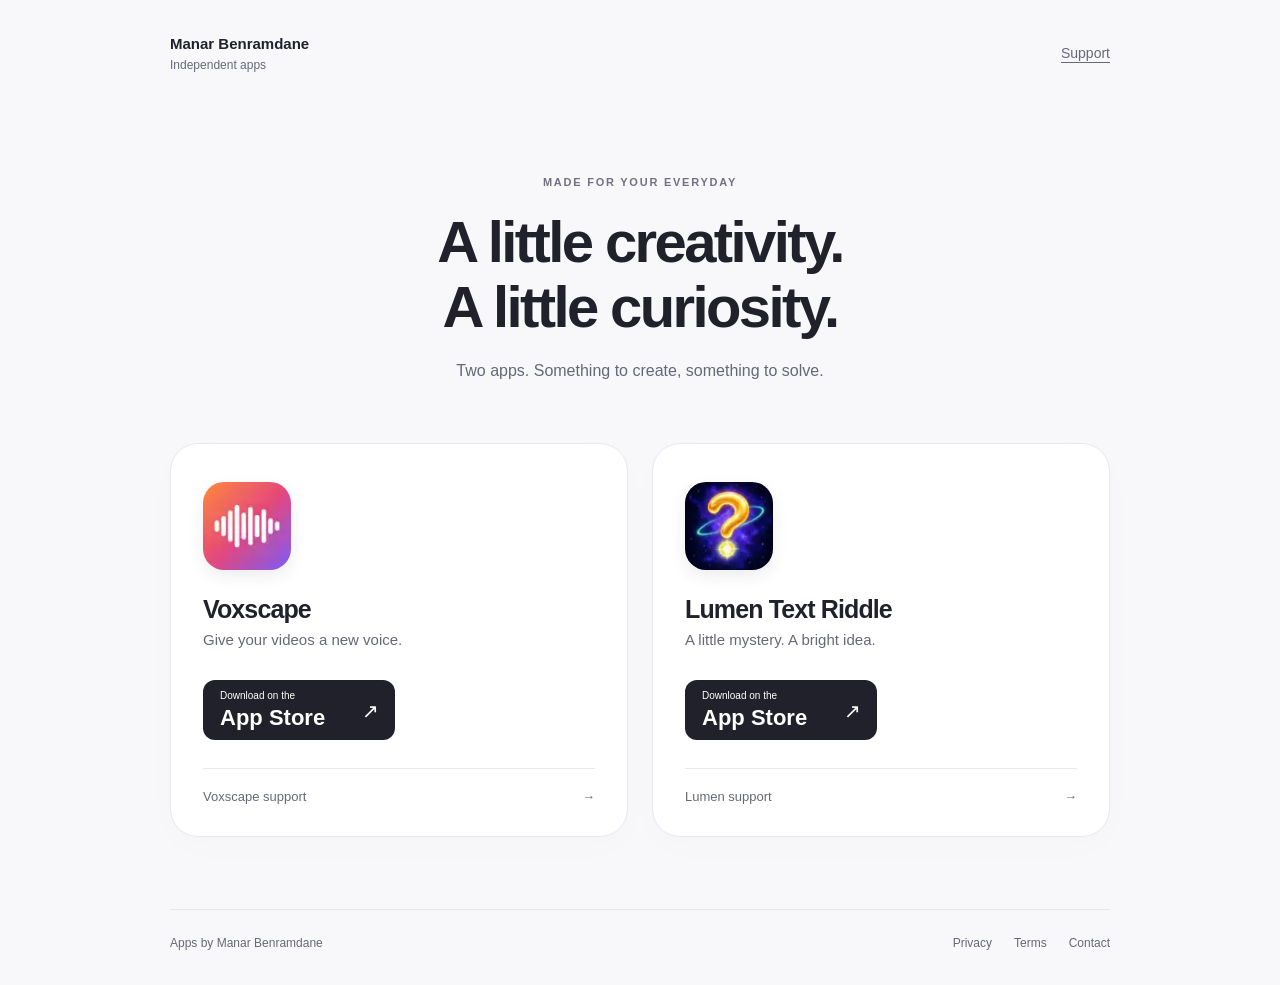
<file: index.html>
<!doctype html>
<html lang="en"><head><meta charset="utf-8"><meta name="viewport" content="width=device-width,initial-scale=1"><meta name="description" content="Discover Voxscape and Lumen Text Riddle, apps by Manar Benramdane."><title>Apps by Manar Benramdane</title><link rel="stylesheet" href="home.css"></head><body><header class="site-header"><a class="brand" href="index.html">Manar Benramdane<span>Independent apps</span></a><a href="support.html">Support</a></header><main><section class="intro"><p class="eyebrow">Made for your everyday</p><h1>A little creativity.<br>A little curiosity.</h1><p>Two apps. Something to create, something to solve.</p></section><section class="apps" aria-label="Our apps"><article class="app-card voxscape"><img class="app-icon" src="assets/voxscape-icon.svg" width="88" height="88" alt="Voxscape app icon: white waveform on a colorful gradient"><h2>Voxscape</h2><p>Give your videos a new voice.</p><a class="store-link" href="https://apps.apple.com/app/id6830391634" aria-label="Download Voxscape on the App Store"><span>Download on the</span>App Store <span class="arrow" aria-hidden="true">↗</span></a><a class="support-link" href="voxscape-support.html">Voxscape support <span aria-hidden="true">→</span></a></article><article class="app-card lumen"><img class="app-icon" src="assets/lumen-icon.svg" width="88" height="88" alt="Lumen Text Riddle app icon: golden question mark in a starry sky"><h2>Lumen Text Riddle</h2><p>A little mystery. A bright idea.</p><a class="store-link" href="https://apps.apple.com/app/id6825060438" aria-label="Download Lumen Text Riddle on the App Store"><span>Download on the</span>App Store <span class="arrow" aria-hidden="true">↗</span></a><a class="support-link" href="lumen-support.html">Lumen support <span aria-hidden="true">→</span></a></article></section></main><footer><span>Apps by Manar Benramdane</span><nav aria-label="Legal and contact"><a href="privacy.html">Privacy</a><a href="terms.html">Terms</a><a href="mailto:support.manar@gmail.com">Contact</a></nav></footer></body></html>
</file>
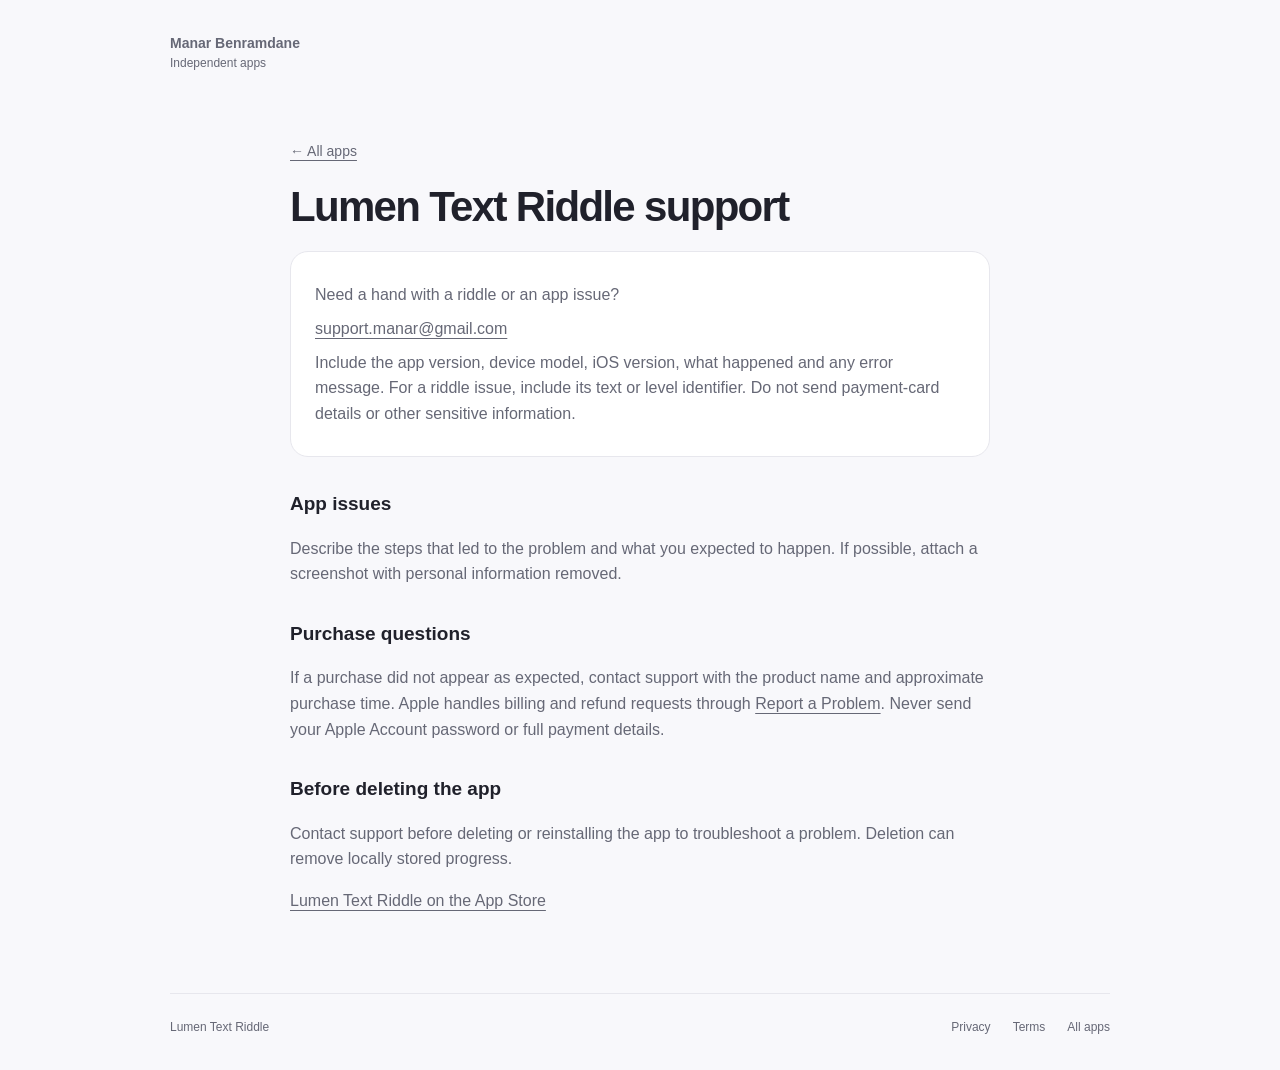
<file: lumen-support.html>
<!doctype html><html lang="en"><head><meta charset="utf-8"><meta name="viewport" content="width=device-width,initial-scale=1"><title>Lumen Text Riddle Support | Manar Benramdane</title><link rel="stylesheet" href="home.css"></head><body><header class="site-header"><a class="brand" href="index.html">Manar Benramdane<span>Independent apps</span></a></header><main class="support-page"><a class="back-link" href="index.html">← All apps</a><h1>Lumen Text Riddle support</h1><div class="contact-box"><p>Need a hand with a riddle or an app issue?</p><p><a href="mailto:support.manar@gmail.com?subject=Lumen%20Text%20Riddle%20Support">support.manar@gmail.com</a></p><p>Include the app version, device model, iOS version, what happened and any error message. For a riddle issue, include its text or level identifier. Do not send payment-card details or other sensitive information.</p></div><h2>App issues</h2><p>Describe the steps that led to the problem and what you expected to happen. If possible, attach a screenshot with personal information removed.</p><h2>Purchase questions</h2><p>If a purchase did not appear as expected, contact support with the product name and approximate purchase time. Apple handles billing and refund requests through <a href="https://reportaproblem.apple.com/">Report a Problem</a>. Never send your Apple Account password or full payment details.</p><h2>Before deleting the app</h2><p>Contact support before deleting or reinstalling the app to troubleshoot a problem. Deletion can remove locally stored progress.</p><p><a href="https://apps.apple.com/app/id6825060438">Lumen Text Riddle on the App Store</a></p></main><footer><span>Lumen Text Riddle</span><nav aria-label="Legal"><a href="privacy.html">Privacy</a><a href="terms.html">Terms</a><a href="index.html">All apps</a></nav></footer></body></html>
</file>
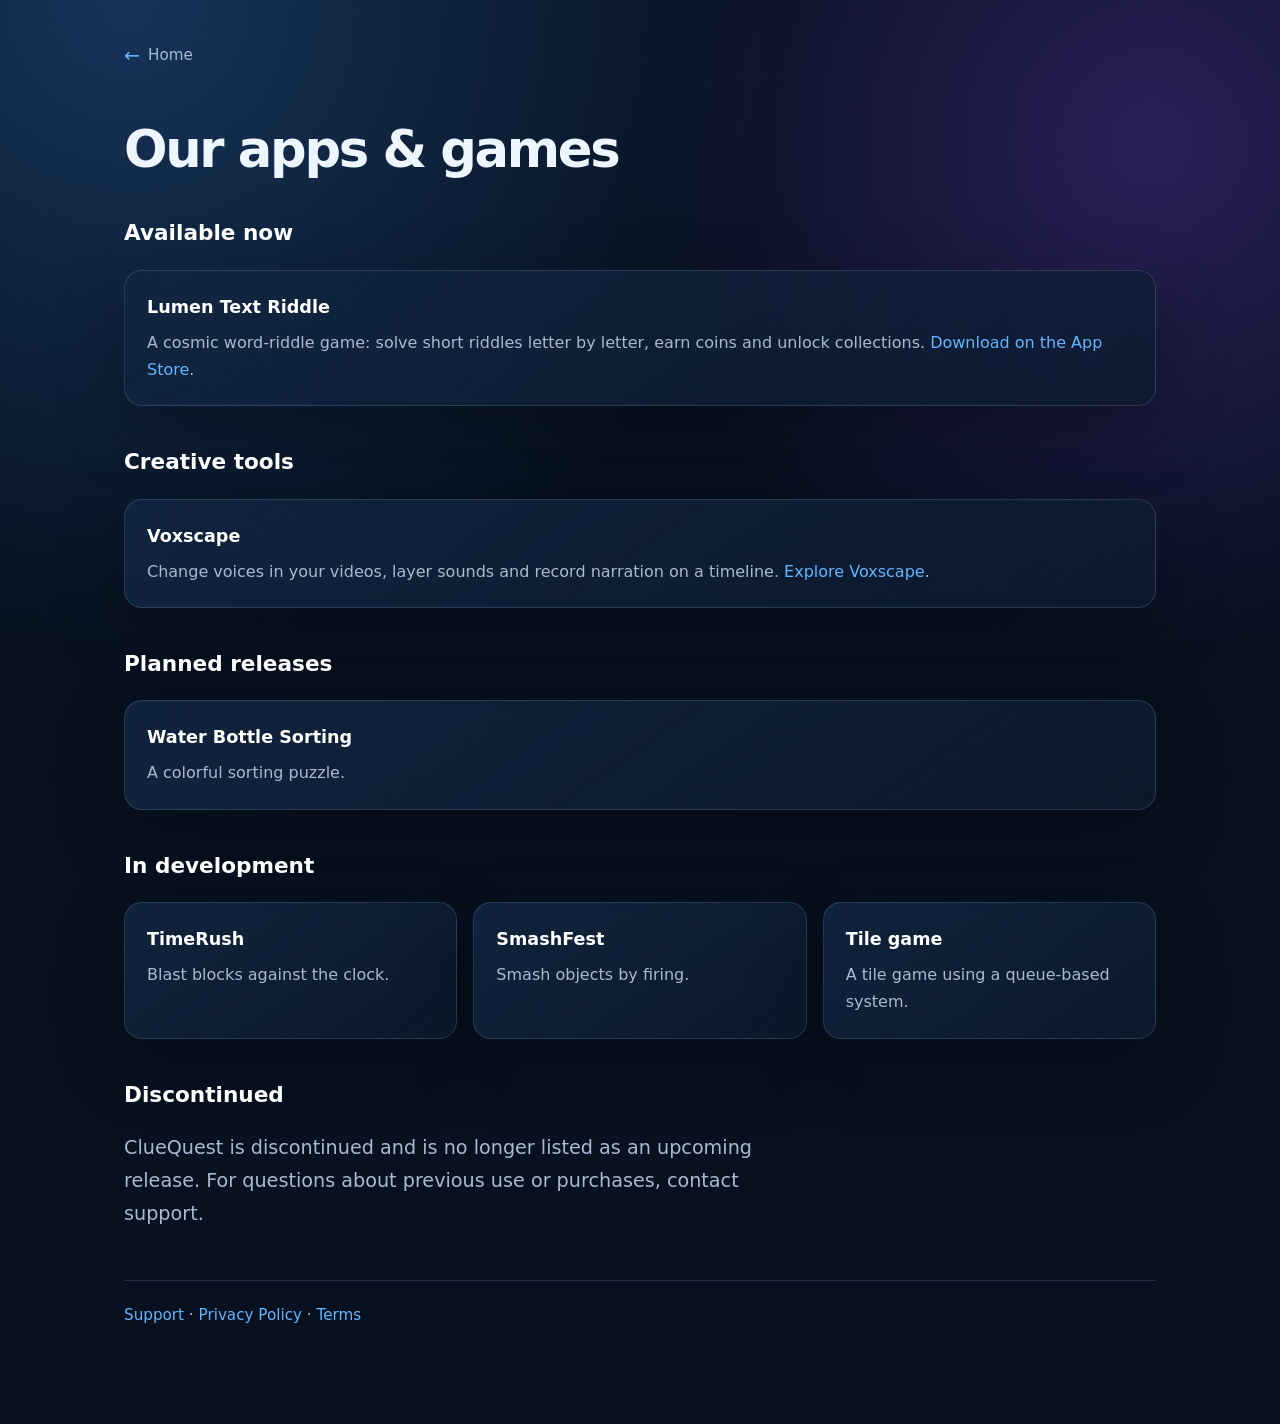
<file: marketing.html>
<!doctype html><html lang="en"><head><meta charset="utf-8"><meta name="viewport" content="width=device-width,initial-scale=1"><title>Apps &amp; Games | Manar Benramdane</title><link rel="stylesheet" href="style.css"></head><body><main><a href="index.html">Home</a><h1>Our apps &amp; games</h1><h2>Available now</h2><ul><li><strong>Lumen Text Riddle</strong>A cosmic word-riddle game: solve short riddles letter by letter, earn coins and unlock collections. <a href="https://apps.apple.com/app/id6825060438">Download on the App Store</a>.</li></ul><h2>Creative tools</h2><ul><li><strong>Voxscape</strong>Change voices in your videos, layer sounds and record narration on a timeline. <a href="voxscape.html">Explore Voxscape</a>.</li></ul><h2>Planned releases</h2><ul><li><strong>Water Bottle Sorting</strong>A colorful sorting puzzle.</li></ul><h2>In development</h2><ul><li><strong>TimeRush</strong>Blast blocks against the clock.</li><li><strong>SmashFest</strong>Smash objects by firing.</li><li><strong>Tile game</strong>A tile game using a queue-based system.</li></ul><h2>Discontinued</h2><p>ClueQuest is discontinued and is no longer listed as an upcoming release. For questions about previous use or purchases, contact support.</p><p><a href="support.html">Support</a> · <a href="privacy.html">Privacy Policy</a> · <a href="terms.html">Terms</a></p></main></body></html>
</file>
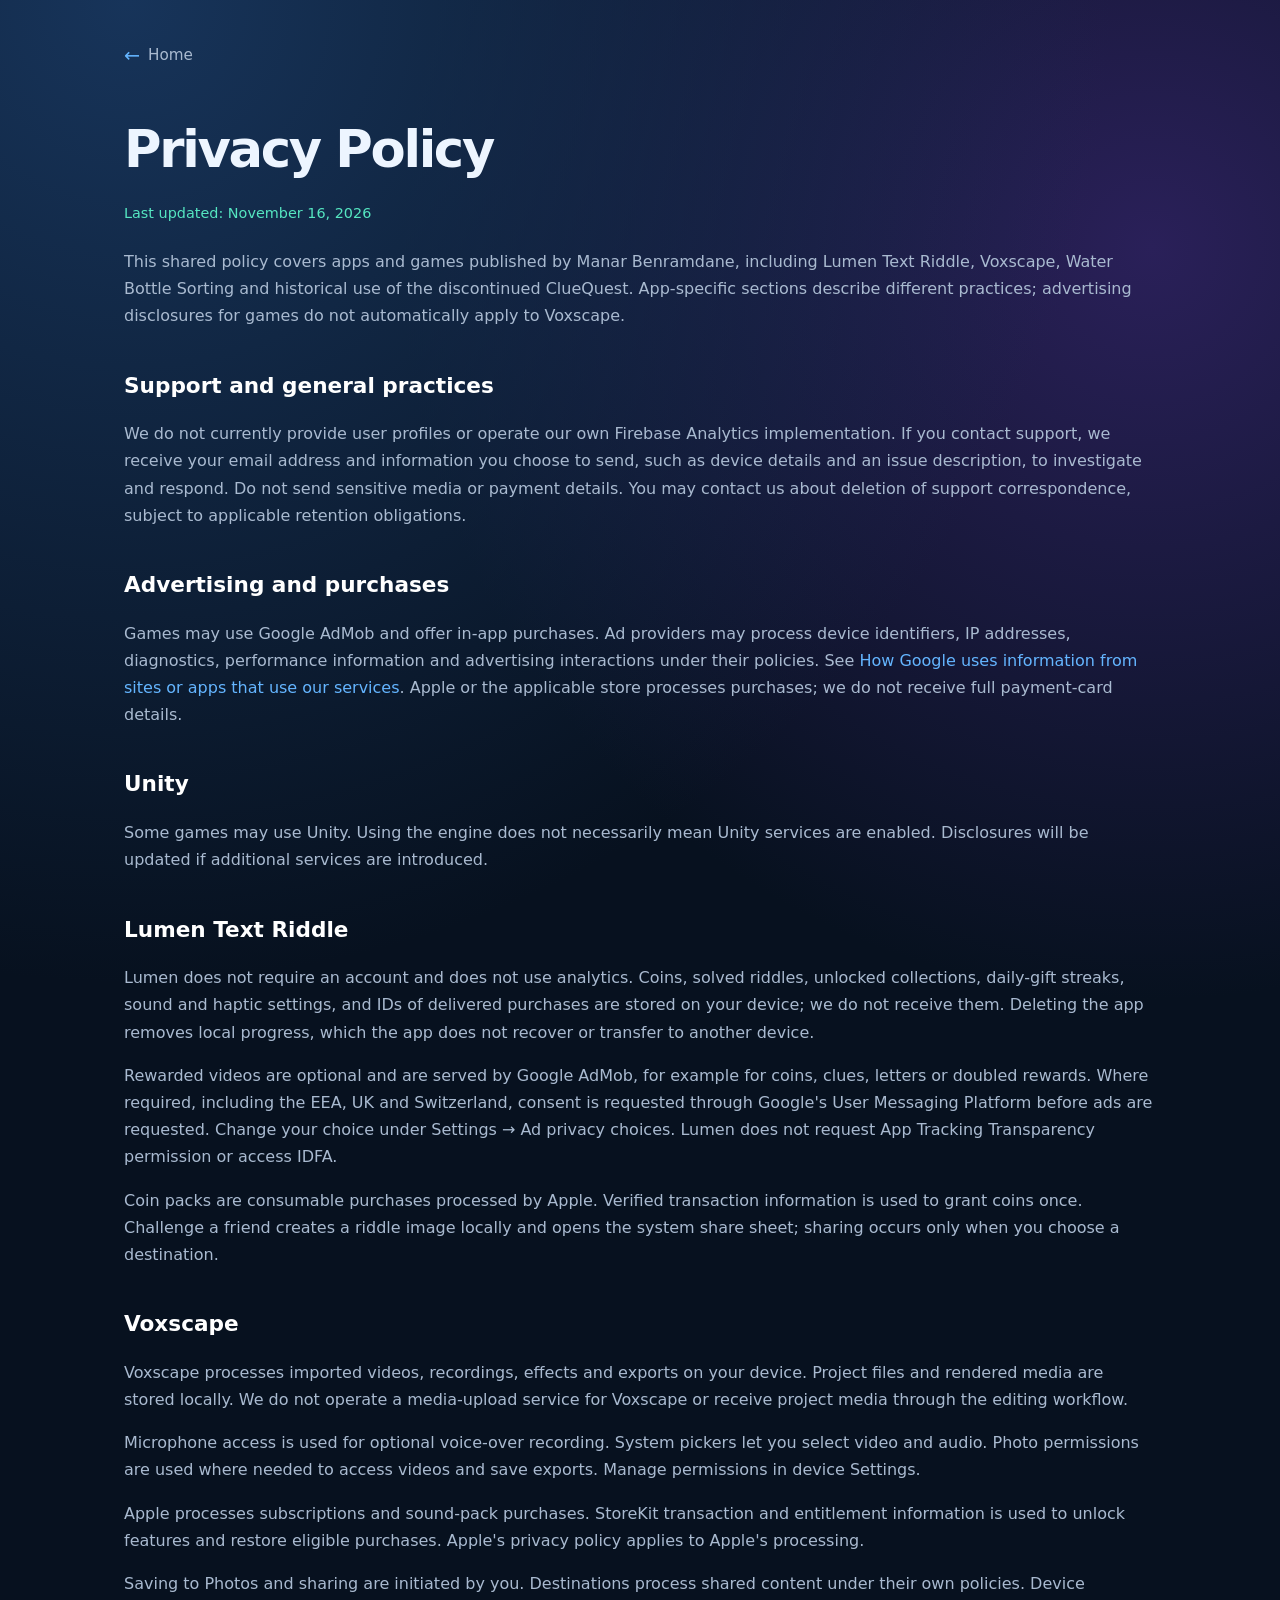
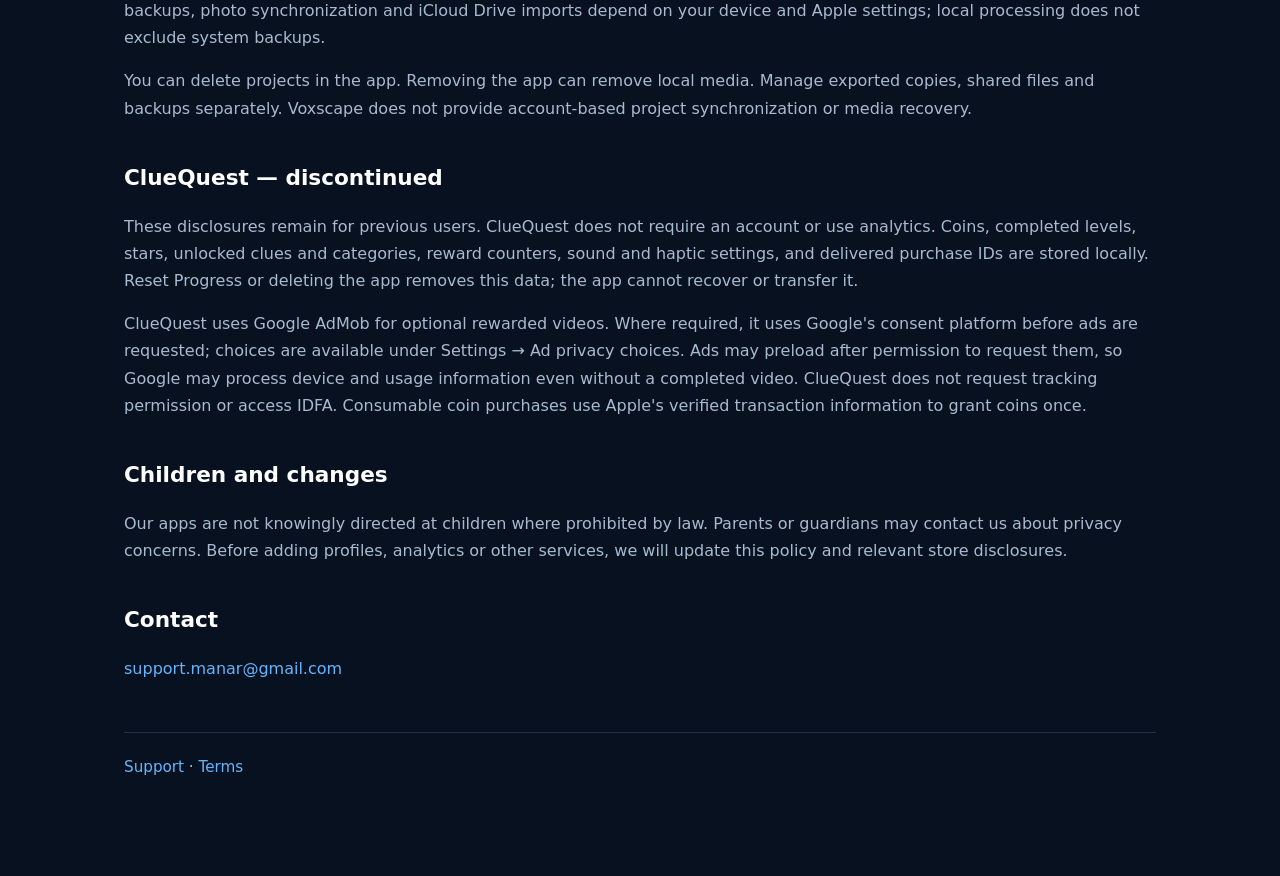
<file: privacy.html>
<!doctype html><html lang="en"><head><meta charset="utf-8"><meta name="viewport" content="width=device-width,initial-scale=1"><title>Privacy Policy | Manar Benramdane</title><link rel="stylesheet" href="style.css"></head><body><main><a href="index.html">Home</a><h1>Privacy Policy</h1><p><em>Last updated: November 16, 2026</em></p><p>This shared policy covers apps and games published by Manar Benramdane, including Lumen Text Riddle, Voxscape, Water Bottle Sorting and historical use of the discontinued ClueQuest. App-specific sections describe different practices; advertising disclosures for games do not automatically apply to Voxscape.</p><h2>Support and general practices</h2><p>We do not currently provide user profiles or operate our own Firebase Analytics implementation. If you contact support, we receive your email address and information you choose to send, such as device details and an issue description, to investigate and respond. Do not send sensitive media or payment details. You may contact us about deletion of support correspondence, subject to applicable retention obligations.</p><h2>Advertising and purchases</h2><p>Games may use Google AdMob and offer in-app purchases. Ad providers may process device identifiers, IP addresses, diagnostics, performance information and advertising interactions under their policies. See <a href="https://policies.google.com/technologies/partner-sites">How Google uses information from sites or apps that use our services</a>. Apple or the applicable store processes purchases; we do not receive full payment-card details.</p><h2>Unity</h2><p>Some games may use Unity. Using the engine does not necessarily mean Unity services are enabled. Disclosures will be updated if additional services are introduced.</p><h2 id="lumen">Lumen Text Riddle</h2><p>Lumen does not require an account and does not use analytics. Coins, solved riddles, unlocked collections, daily-gift streaks, sound and haptic settings, and IDs of delivered purchases are stored on your device; we do not receive them. Deleting the app removes local progress, which the app does not recover or transfer to another device.</p><p>Rewarded videos are optional and are served by Google AdMob, for example for coins, clues, letters or doubled rewards. Where required, including the EEA, UK and Switzerland, consent is requested through Google's User Messaging Platform before ads are requested. Change your choice under Settings → Ad privacy choices. Lumen does not request App Tracking Transparency permission or access IDFA.</p><p>Coin packs are consumable purchases processed by Apple. Verified transaction information is used to grant coins once. Challenge a friend creates a riddle image locally and opens the system share sheet; sharing occurs only when you choose a destination.</p><h2 id="voxscape">Voxscape</h2><p>Voxscape processes imported videos, recordings, effects and exports on your device. Project files and rendered media are stored locally. We do not operate a media-upload service for Voxscape or receive project media through the editing workflow.</p><p>Microphone access is used for optional voice-over recording. System pickers let you select video and audio. Photo permissions are used where needed to access videos and save exports. Manage permissions in device Settings.</p><p>Apple processes subscriptions and sound-pack purchases. StoreKit transaction and entitlement information is used to unlock features and restore eligible purchases. Apple's privacy policy applies to Apple's processing.</p><p>Saving to Photos and sharing are initiated by you. Destinations process shared content under their own policies. Device backups, photo synchronization and iCloud Drive imports depend on your device and Apple settings; local processing does not exclude system backups.</p><p>You can delete projects in the app. Removing the app can remove local media. Manage exported copies, shared files and backups separately. Voxscape does not provide account-based project synchronization or media recovery.</p><h2 id="cluequest">ClueQuest — discontinued</h2><p>These disclosures remain for previous users. ClueQuest does not require an account or use analytics. Coins, completed levels, stars, unlocked clues and categories, reward counters, sound and haptic settings, and delivered purchase IDs are stored locally. Reset Progress or deleting the app removes this data; the app cannot recover or transfer it.</p><p>ClueQuest uses Google AdMob for optional rewarded videos. Where required, it uses Google's consent platform before ads are requested; choices are available under Settings → Ad privacy choices. Ads may preload after permission to request them, so Google may process device and usage information even without a completed video. ClueQuest does not request tracking permission or access IDFA. Consumable coin purchases use Apple's verified transaction information to grant coins once.</p><h2>Children and changes</h2><p>Our apps are not knowingly directed at children where prohibited by law. Parents or guardians may contact us about privacy concerns. Before adding profiles, analytics or other services, we will update this policy and relevant store disclosures.</p><h2>Contact</h2><p><a href="mailto:support.manar@gmail.com">support.manar@gmail.com</a></p><p><a href="support.html">Support</a> · <a href="terms.html">Terms</a></p></main></body></html>
</file>
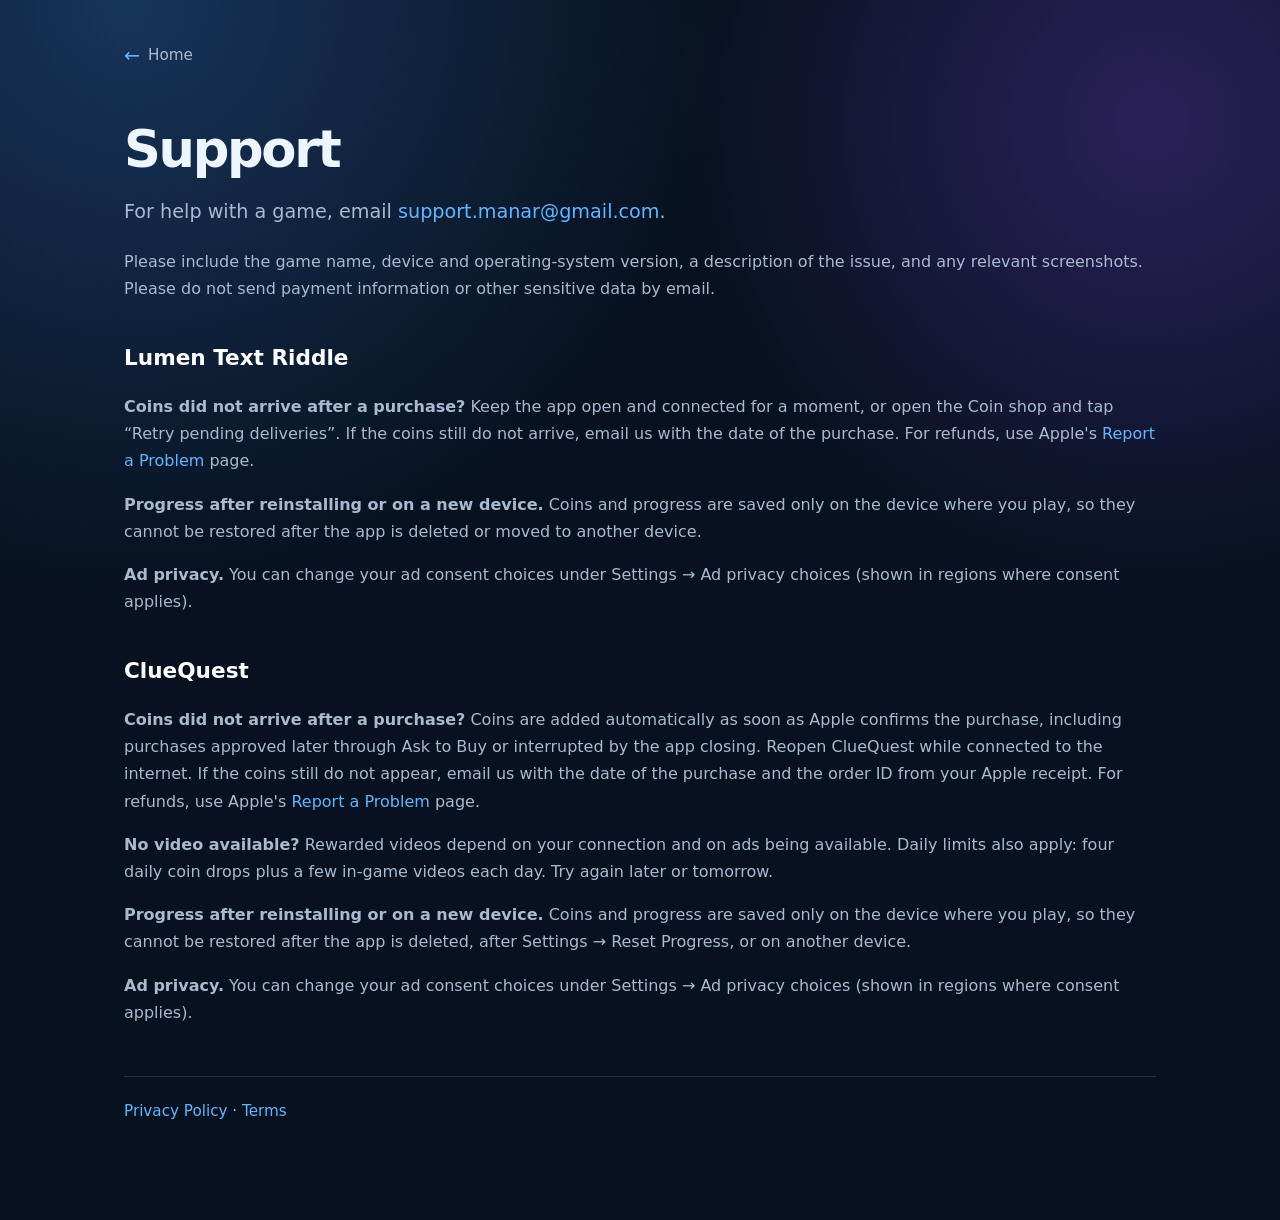
<file: support.html>
<!doctype html>
<html lang="en"><head><meta charset="utf-8"><meta name="viewport" content="width=device-width,initial-scale=1"><title>Support | Manar Benramdane</title><link rel="stylesheet" href="style.css"></head><body><main><a href="index.html">Home</a><h1>Support</h1><p>For help with a game, email <a href="mailto:support.manar@gmail.com">support.manar@gmail.com</a>.</p><p>Please include the game name, device and operating-system version, a description of the issue, and any relevant screenshots. Please do not send payment information or other sensitive data by email.</p><h2>Lumen Text Riddle</h2><p><strong>Coins did not arrive after a purchase?</strong> Keep the app open and connected for a moment, or open the Coin shop and tap “Retry pending deliveries”. If the coins still do not arrive, email us with the date of the purchase. For refunds, use Apple's <a href="https://reportaproblem.apple.com">Report a Problem</a> page.</p><p><strong>Progress after reinstalling or on a new device.</strong> Coins and progress are saved only on the device where you play, so they cannot be restored after the app is deleted or moved to another device.</p><p><strong>Ad privacy.</strong> You can change your ad consent choices under Settings → Ad privacy choices (shown in regions where consent applies).</p><h2>ClueQuest</h2><p><strong>Coins did not arrive after a purchase?</strong> Coins are added automatically as soon as Apple confirms the purchase, including purchases approved later through Ask to Buy or interrupted by the app closing. Reopen ClueQuest while connected to the internet. If the coins still do not appear, email us with the date of the purchase and the order ID from your Apple receipt. For refunds, use Apple's <a href="https://reportaproblem.apple.com">Report a Problem</a> page.</p><p><strong>No video available?</strong> Rewarded videos depend on your connection and on ads being available. Daily limits also apply: four daily coin drops plus a few in-game videos each day. Try again later or tomorrow.</p><p><strong>Progress after reinstalling or on a new device.</strong> Coins and progress are saved only on the device where you play, so they cannot be restored after the app is deleted, after Settings → Reset Progress, or on another device.</p><p><strong>Ad privacy.</strong> You can change your ad consent choices under Settings → Ad privacy choices (shown in regions where consent applies).</p><p><a href="privacy.html">Privacy Policy</a> · <a href="terms.html">Terms</a></p></main></body></html>
</file>
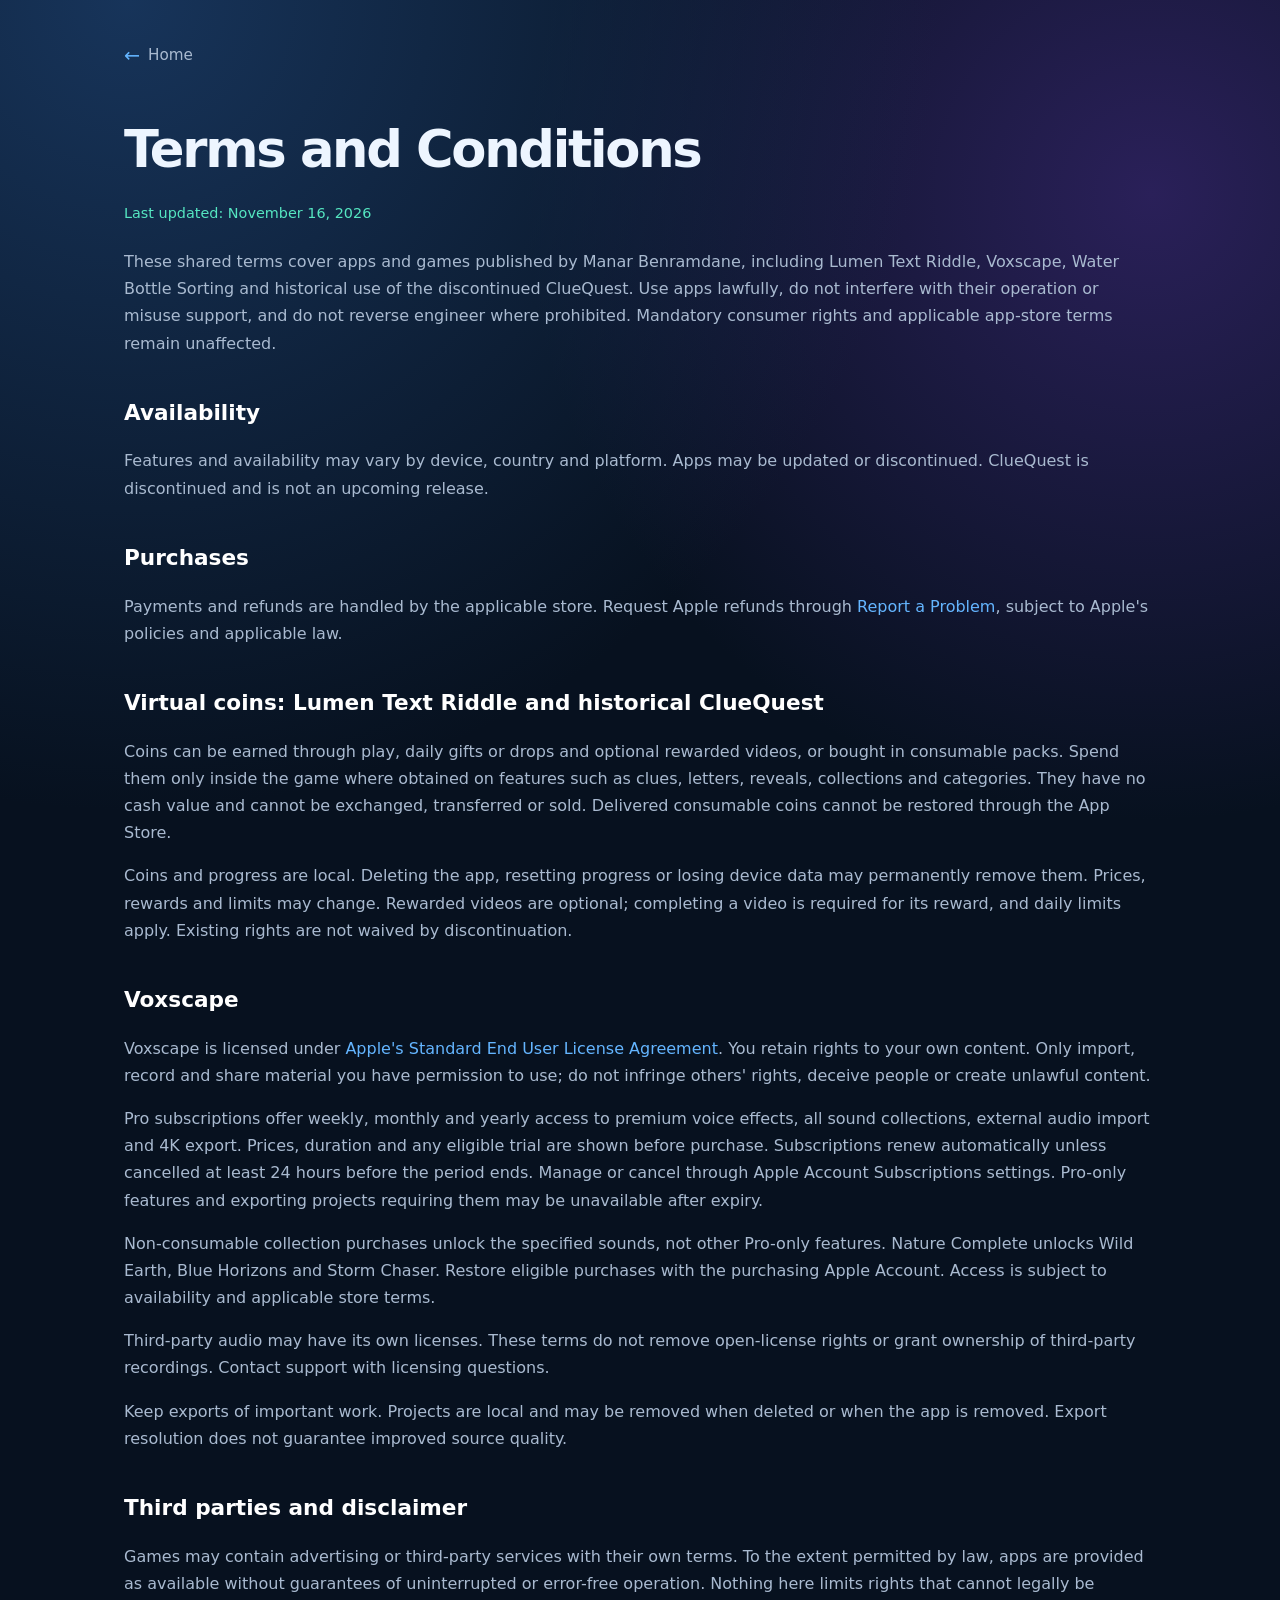
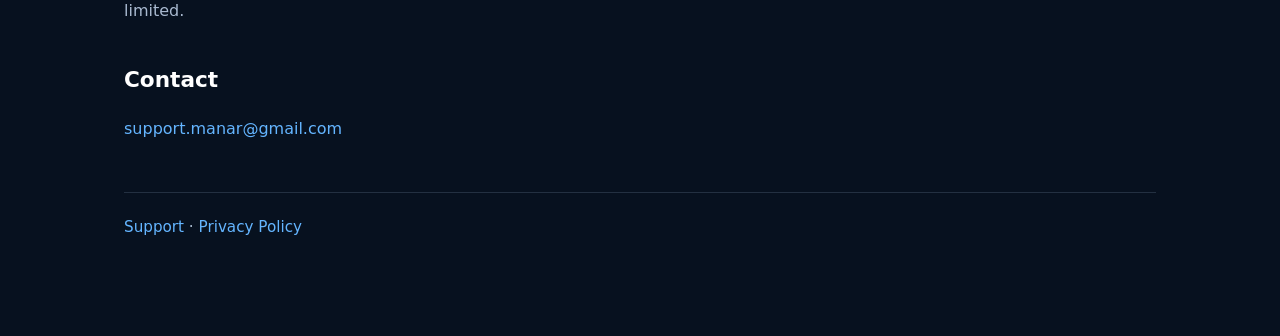
<file: terms.html>
<!doctype html><html lang="en"><head><meta charset="utf-8"><meta name="viewport" content="width=device-width,initial-scale=1"><title>Terms | Manar Benramdane</title><link rel="stylesheet" href="style.css"></head><body><main><a href="index.html">Home</a><h1>Terms and Conditions</h1><p><em>Last updated: November 16, 2026</em></p><p>These shared terms cover apps and games published by Manar Benramdane, including Lumen Text Riddle, Voxscape, Water Bottle Sorting and historical use of the discontinued ClueQuest. Use apps lawfully, do not interfere with their operation or misuse support, and do not reverse engineer where prohibited. Mandatory consumer rights and applicable app-store terms remain unaffected.</p><h2>Availability</h2><p>Features and availability may vary by device, country and platform. Apps may be updated or discontinued. ClueQuest is discontinued and is not an upcoming release.</p><h2>Purchases</h2><p>Payments and refunds are handled by the applicable store. Request Apple refunds through <a href="https://reportaproblem.apple.com/">Report a Problem</a>, subject to Apple's policies and applicable law.</p><h2>Virtual coins: Lumen Text Riddle and historical ClueQuest</h2><p>Coins can be earned through play, daily gifts or drops and optional rewarded videos, or bought in consumable packs. Spend them only inside the game where obtained on features such as clues, letters, reveals, collections and categories. They have no cash value and cannot be exchanged, transferred or sold. Delivered consumable coins cannot be restored through the App Store.</p><p>Coins and progress are local. Deleting the app, resetting progress or losing device data may permanently remove them. Prices, rewards and limits may change. Rewarded videos are optional; completing a video is required for its reward, and daily limits apply. Existing rights are not waived by discontinuation.</p><h2 id="voxscape">Voxscape</h2><p>Voxscape is licensed under <a href="https://www.apple.com/legal/internet-services/itunes/dev/stdeula/">Apple's Standard End User License Agreement</a>. You retain rights to your own content. Only import, record and share material you have permission to use; do not infringe others' rights, deceive people or create unlawful content.</p><p>Pro subscriptions offer weekly, monthly and yearly access to premium voice effects, all sound collections, external audio import and 4K export. Prices, duration and any eligible trial are shown before purchase. Subscriptions renew automatically unless cancelled at least 24 hours before the period ends. Manage or cancel through Apple Account Subscriptions settings. Pro-only features and exporting projects requiring them may be unavailable after expiry.</p><p>Non-consumable collection purchases unlock the specified sounds, not other Pro-only features. Nature Complete unlocks Wild Earth, Blue Horizons and Storm Chaser. Restore eligible purchases with the purchasing Apple Account. Access is subject to availability and applicable store terms.</p><p>Third-party audio may have its own licenses. These terms do not remove open-license rights or grant ownership of third-party recordings. Contact support with licensing questions.</p><p>Keep exports of important work. Projects are local and may be removed when deleted or when the app is removed. Export resolution does not guarantee improved source quality.</p><h2>Third parties and disclaimer</h2><p>Games may contain advertising or third-party services with their own terms. To the extent permitted by law, apps are provided as available without guarantees of uninterrupted or error-free operation. Nothing here limits rights that cannot legally be limited.</p><h2>Contact</h2><p><a href="mailto:support.manar@gmail.com">support.manar@gmail.com</a></p><p><a href="support.html">Support</a> · <a href="privacy.html">Privacy Policy</a></p></main></body></html>
</file>
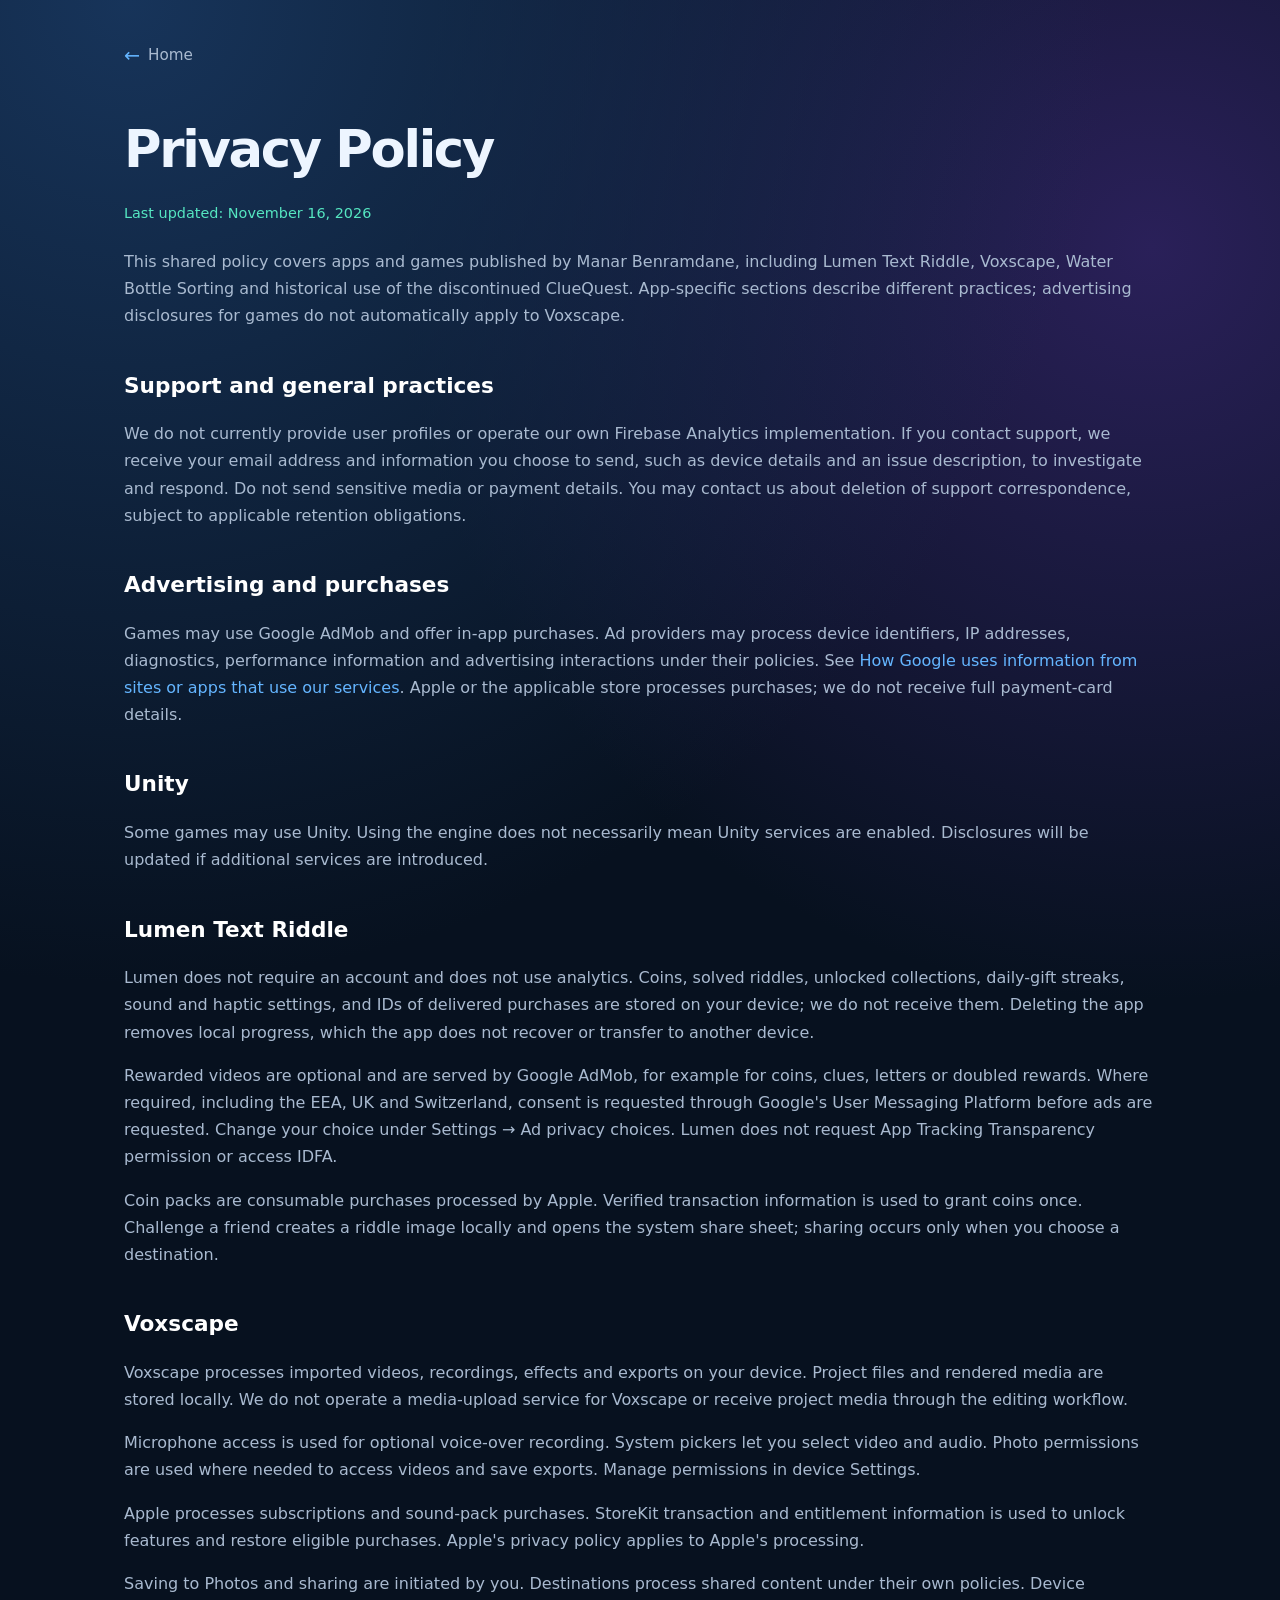
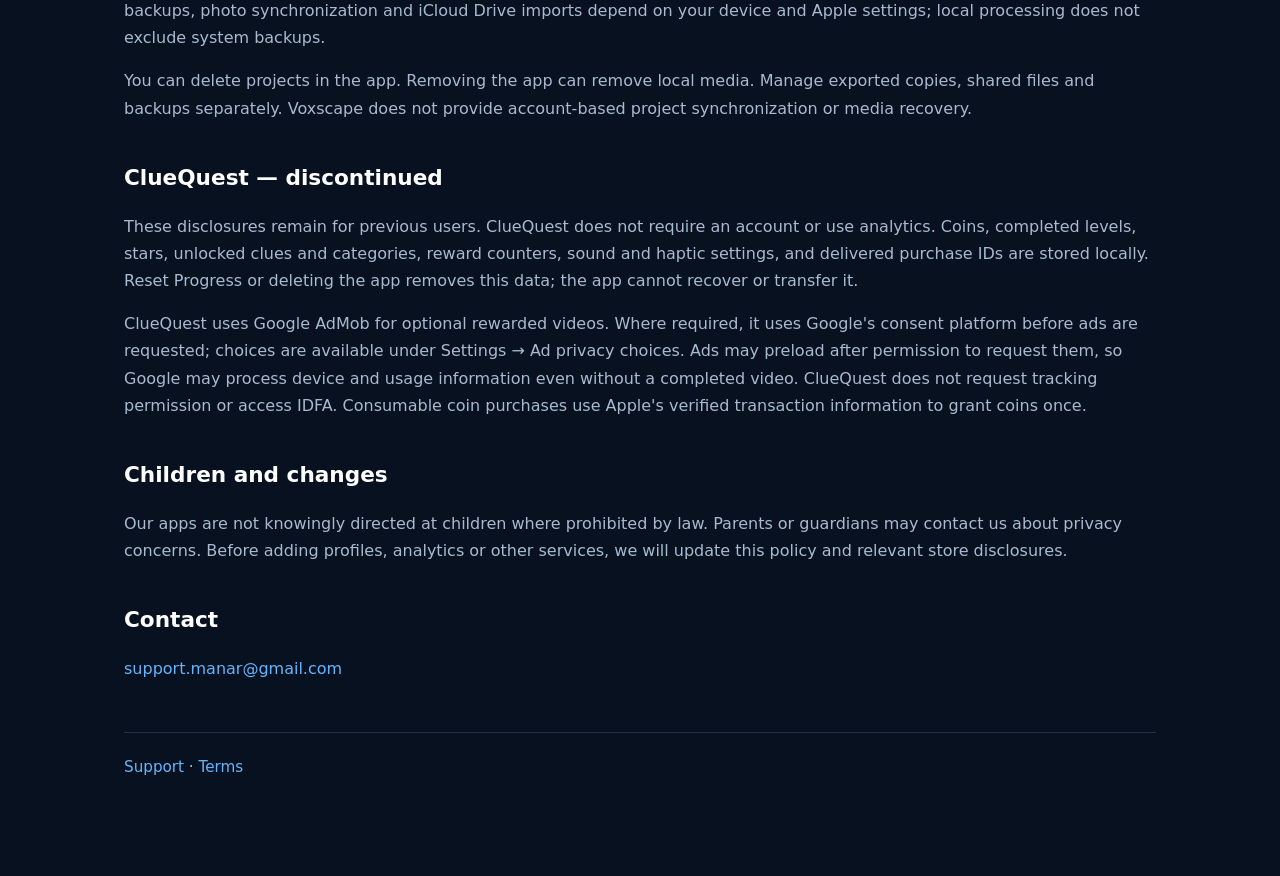
<file: voxscape-privacy.html>
<!doctype html><html lang="en"><head><meta charset="utf-8"><meta http-equiv="refresh" content="0;url=privacy.html#voxscape"><title>Privacy Policy</title></head><body><p><a href="privacy.html#voxscape">Read our shared Privacy Policy</a>.</p></body></html>
</file>
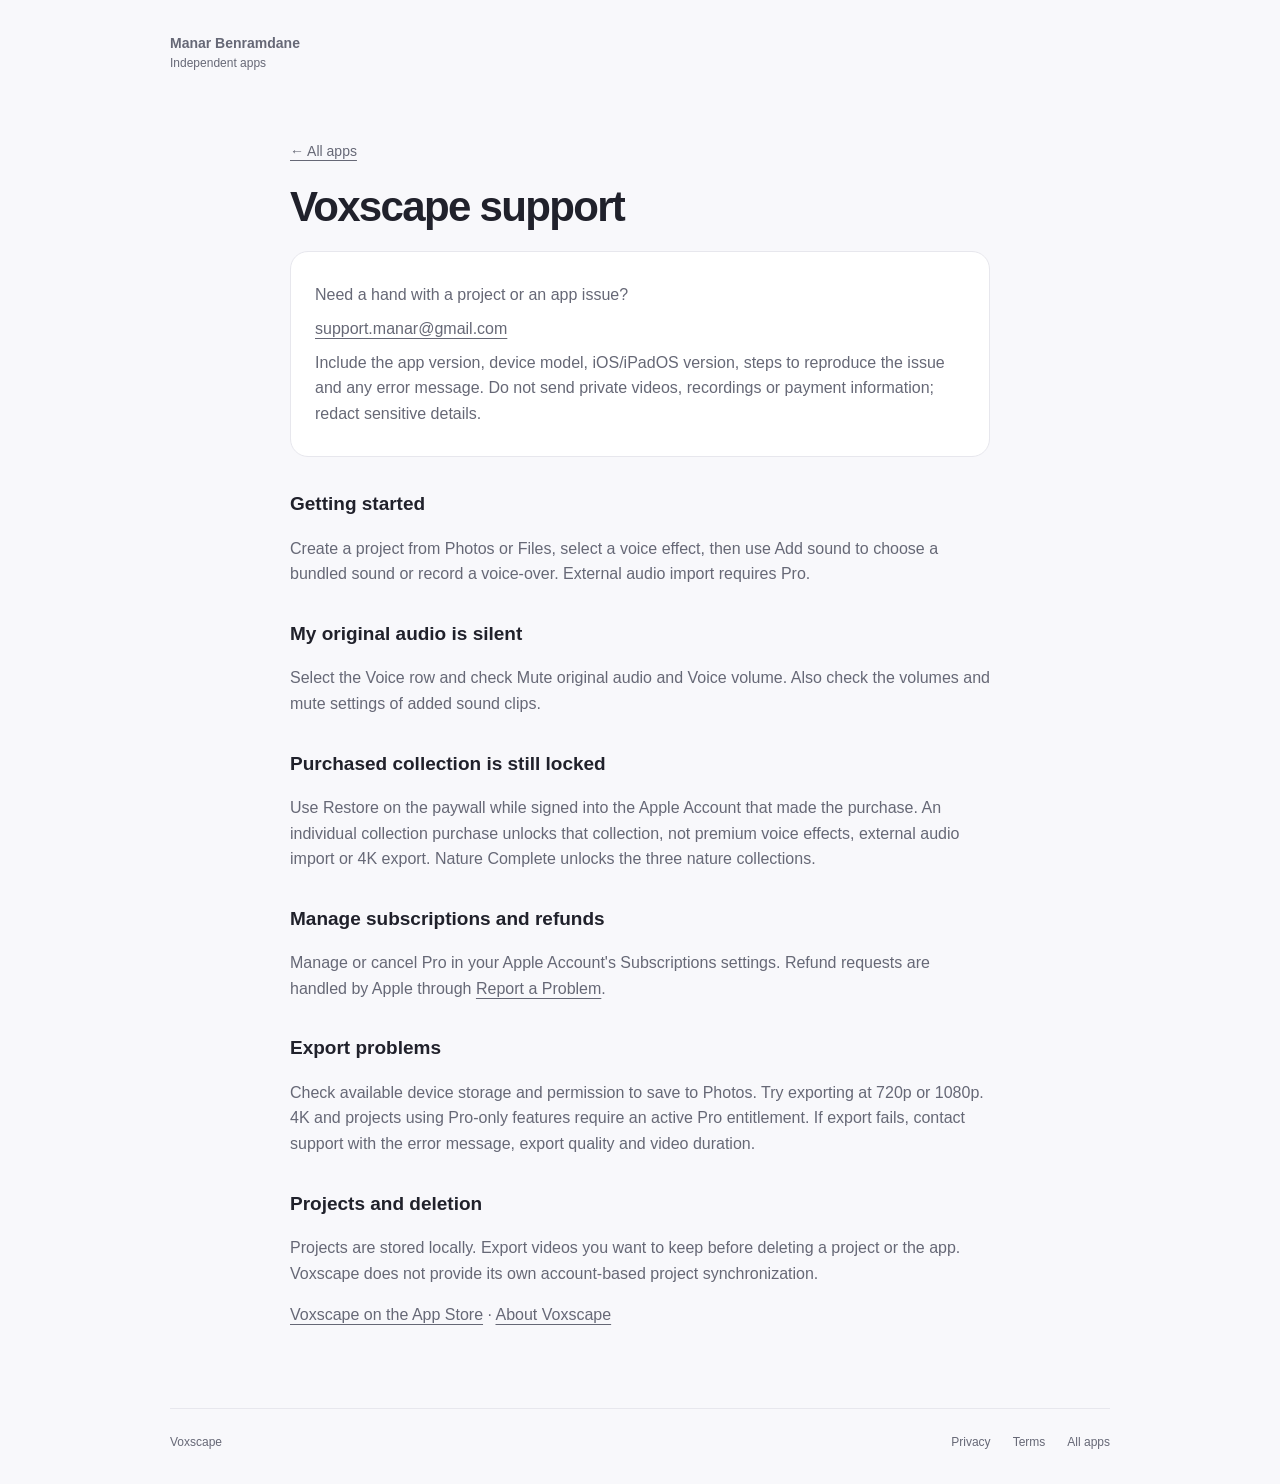
<file: voxscape-support.html>
<!doctype html><html lang="en"><head><meta charset="utf-8"><meta name="viewport" content="width=device-width,initial-scale=1"><title>Voxscape Support | Manar Benramdane</title><link rel="stylesheet" href="home.css"></head><body><header class="site-header"><a class="brand" href="index.html">Manar Benramdane<span>Independent apps</span></a></header><main class="support-page"><a class="back-link" href="index.html">← All apps</a><h1>Voxscape support</h1><div class="contact-box"><p>Need a hand with a project or an app issue?</p><p><a href="mailto:support.manar@gmail.com?subject=Voxscape%20Support">support.manar@gmail.com</a></p><p>Include the app version, device model, iOS/iPadOS version, steps to reproduce the issue and any error message. Do not send private videos, recordings or payment information; redact sensitive details.</p></div><h2>Getting started</h2><p>Create a project from Photos or Files, select a voice effect, then use Add sound to choose a bundled sound or record a voice-over. External audio import requires Pro.</p><h2>My original audio is silent</h2><p>Select the Voice row and check Mute original audio and Voice volume. Also check the volumes and mute settings of added sound clips.</p><h2>Purchased collection is still locked</h2><p>Use Restore on the paywall while signed into the Apple Account that made the purchase. An individual collection purchase unlocks that collection, not premium voice effects, external audio import or 4K export. Nature Complete unlocks the three nature collections.</p><h2>Manage subscriptions and refunds</h2><p>Manage or cancel Pro in your Apple Account's Subscriptions settings. Refund requests are handled by Apple through <a href="https://reportaproblem.apple.com/">Report a Problem</a>.</p><h2>Export problems</h2><p>Check available device storage and permission to save to Photos. Try exporting at 720p or 1080p. 4K and projects using Pro-only features require an active Pro entitlement. If export fails, contact support with the error message, export quality and video duration.</p><h2>Projects and deletion</h2><p>Projects are stored locally. Export videos you want to keep before deleting a project or the app. Voxscape does not provide its own account-based project synchronization.</p><p><a href="https://apps.apple.com/app/id6830391634">Voxscape on the App Store</a> · <a href="voxscape.html">About Voxscape</a></p></main><footer><span>Voxscape</span><nav aria-label="Legal"><a href="privacy.html">Privacy</a><a href="terms.html">Terms</a><a href="index.html">All apps</a></nav></footer></body></html>
</file>
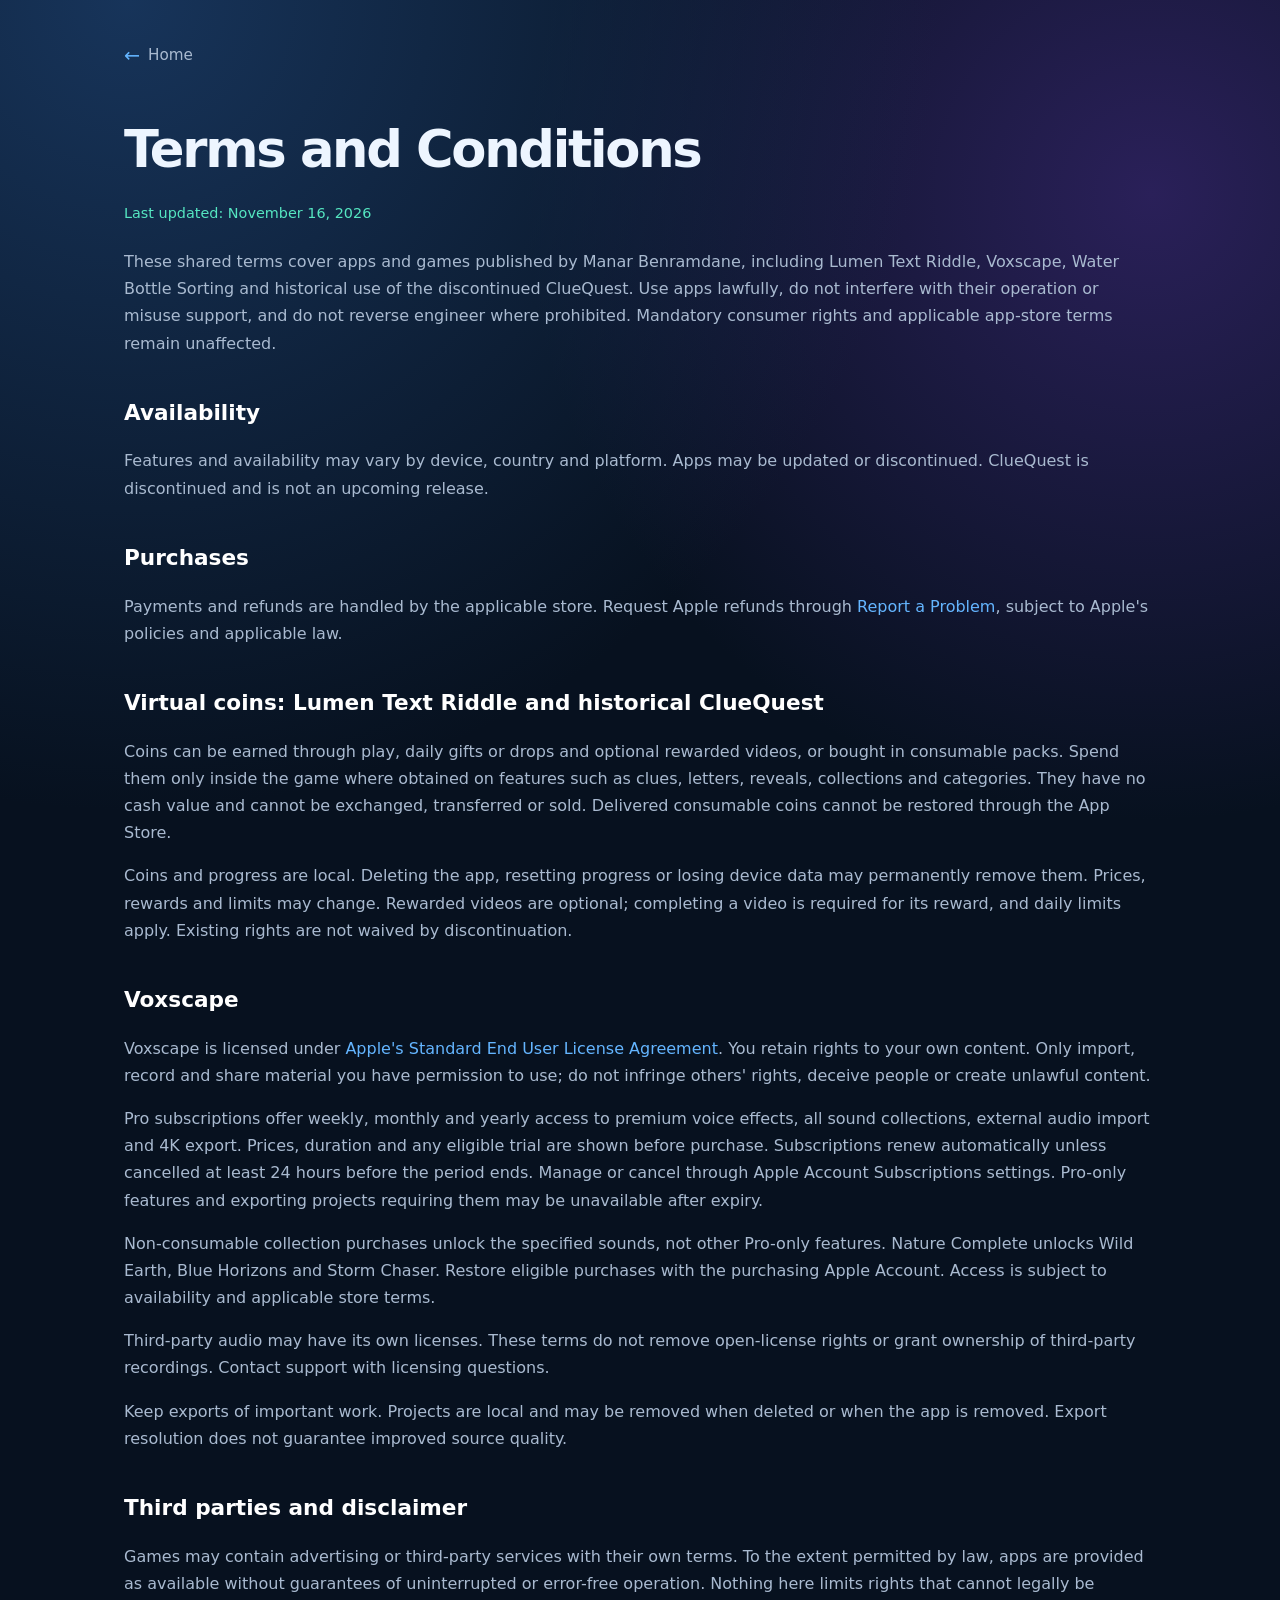
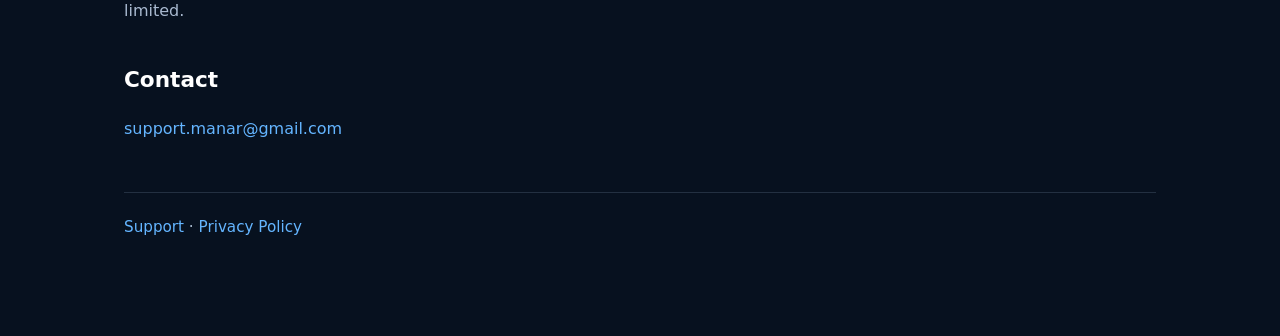
<file: voxscape-terms.html>
<!doctype html><html lang="en"><head><meta charset="utf-8"><meta http-equiv="refresh" content="0;url=terms.html#voxscape"><title>Terms</title></head><body><p><a href="terms.html#voxscape">Read our shared Terms</a>.</p></body></html>
</file>
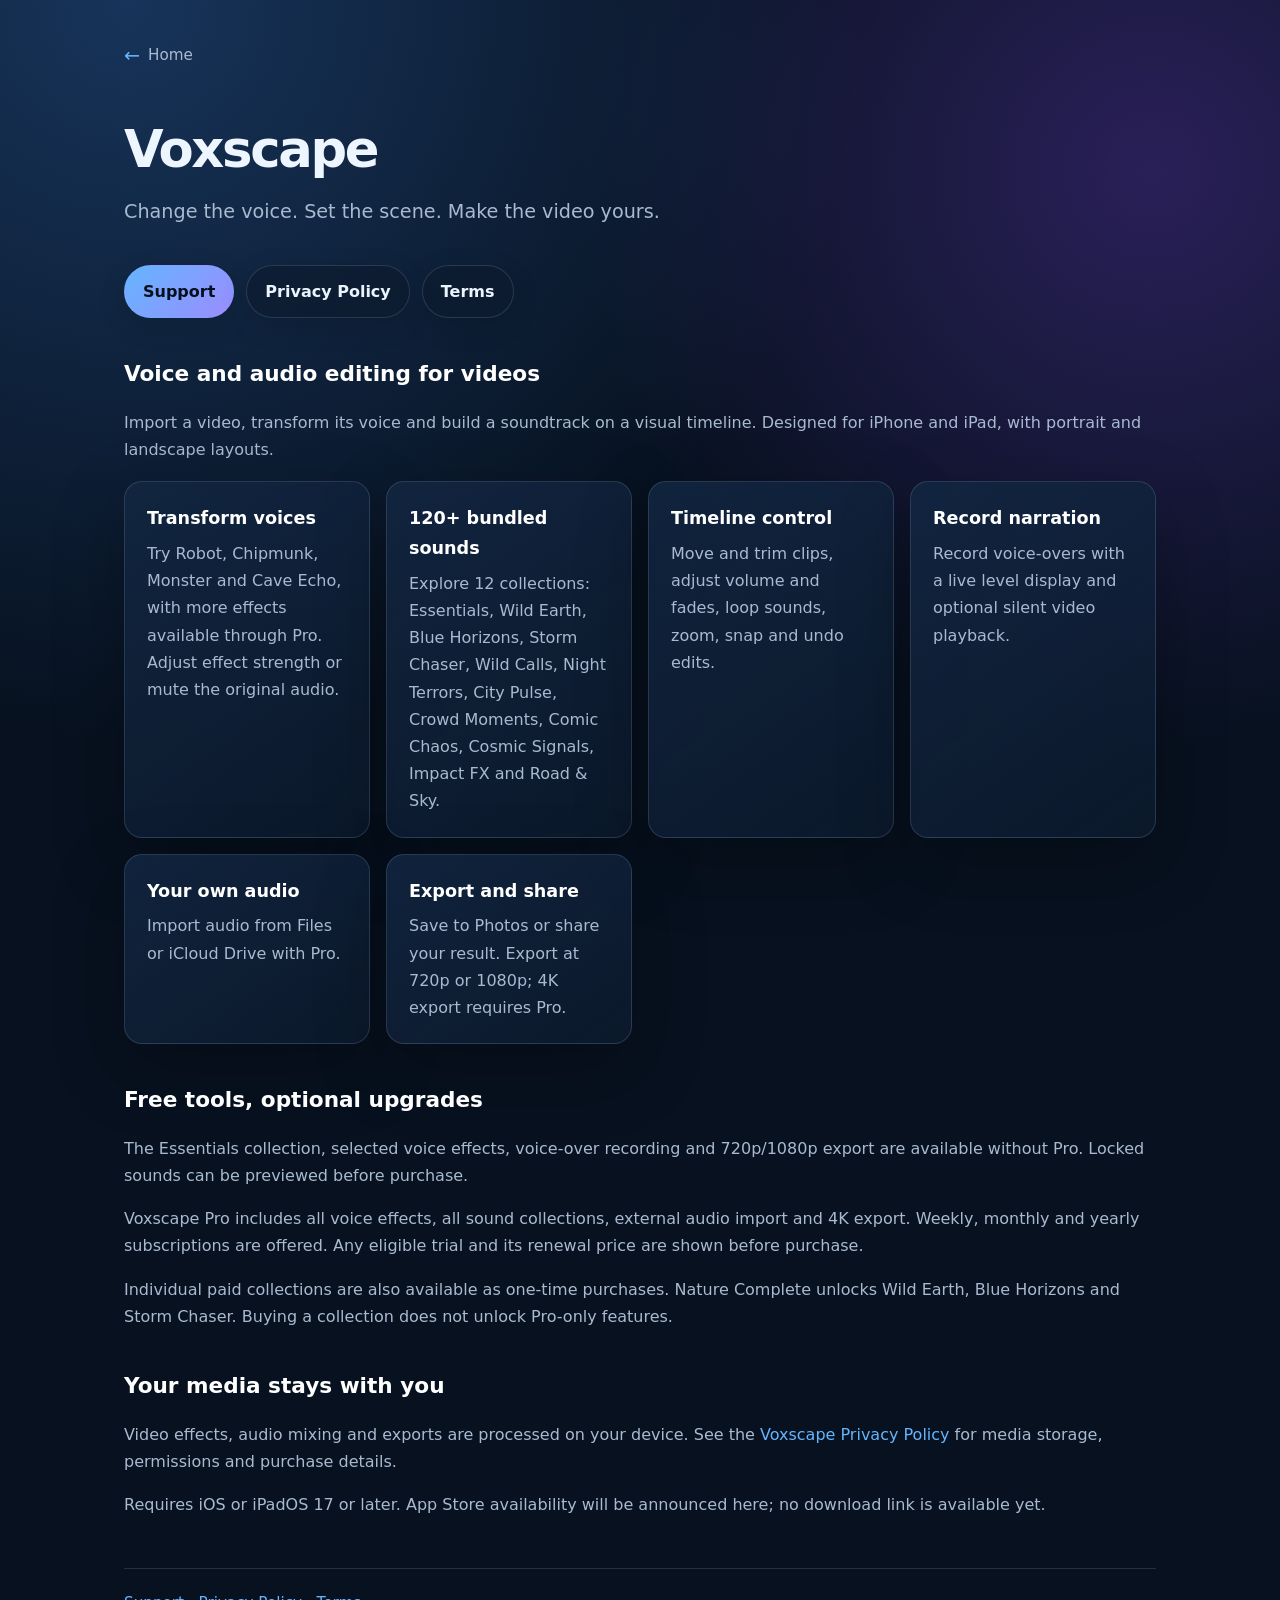
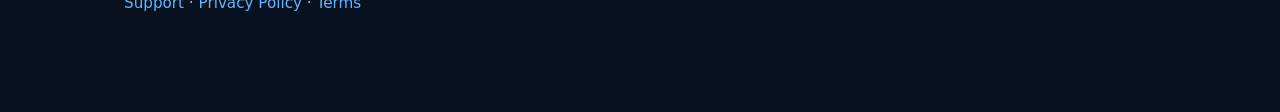
<file: voxscape.html>
<!doctype html>
<html lang="en"><head><meta charset="utf-8"><meta name="viewport" content="width=device-width,initial-scale=1"><meta name="description" content="Voxscape is a video voice changer and audio editor for iPhone and iPad. Add sound effects, record voice-overs and mix your video soundtrack."><title>Voxscape — Video Voice &amp; Sound Editor</title><link rel="stylesheet" href="style.css"></head><body><main><a href="index.html">Home</a><h1>Voxscape</h1><p>Change the voice. Set the scene. Make the video yours.</p><nav><a href="voxscape-support.html">Support</a><a href="voxscape-privacy.html">Privacy Policy</a><a href="voxscape-terms.html">Terms</a></nav><h2>Voice and audio editing for videos</h2><p>Import a video, transform its voice and build a soundtrack on a visual timeline. Designed for iPhone and iPad, with portrait and landscape layouts.</p><ul><li><strong>Transform voices</strong>Try Robot, Chipmunk, Monster and Cave Echo, with more effects available through Pro. Adjust effect strength or mute the original audio.</li><li><strong>120+ bundled sounds</strong>Explore 12 collections: Essentials, Wild Earth, Blue Horizons, Storm Chaser, Wild Calls, Night Terrors, City Pulse, Crowd Moments, Comic Chaos, Cosmic Signals, Impact FX and Road &amp; Sky.</li><li><strong>Timeline control</strong>Move and trim clips, adjust volume and fades, loop sounds, zoom, snap and undo edits.</li><li><strong>Record narration</strong>Record voice-overs with a live level display and optional silent video playback.</li><li><strong>Your own audio</strong>Import audio from Files or iCloud Drive with Pro.</li><li><strong>Export and share</strong>Save to Photos or share your result. Export at 720p or 1080p; 4K export requires Pro.</li></ul><h2>Free tools, optional upgrades</h2><p>The Essentials collection, selected voice effects, voice-over recording and 720p/1080p export are available without Pro. Locked sounds can be previewed before purchase.</p><p>Voxscape Pro includes all voice effects, all sound collections, external audio import and 4K export. Weekly, monthly and yearly subscriptions are offered. Any eligible trial and its renewal price are shown before purchase.</p><p>Individual paid collections are also available as one-time purchases. Nature Complete unlocks Wild Earth, Blue Horizons and Storm Chaser. Buying a collection does not unlock Pro-only features.</p><h2>Your media stays with you</h2><p>Video effects, audio mixing and exports are processed on your device. See the <a href="voxscape-privacy.html">Voxscape Privacy Policy</a> for media storage, permissions and purchase details.</p><p>Requires iOS or iPadOS 17 or later. App Store availability will be announced here; no download link is available yet.</p><p><a href="voxscape-support.html">Support</a> · <a href="voxscape-privacy.html">Privacy Policy</a> · <a href="voxscape-terms.html">Terms</a></p></main></body></html>
</file>
<file: home.css>
:root{color-scheme:light;--ink:#20212b;--muted:#666876;--line:#e7e7ed}*{box-sizing:border-box}body{margin:0;background:#f8f8fb;color:var(--ink);font-family:-apple-system,BlinkMacSystemFont,'Segoe UI',sans-serif;line-height:1.6}a{color:inherit;text-underline-offset:4px}a:focus-visible{outline:3px solid #7050dd;outline-offset:5px;border-radius:4px}.site-header,main,footer{width:min(940px,calc(100% - 48px));margin-inline:auto}.site-header{display:flex;justify-content:space-between;align-items:center;padding:32px 0}.site-header>a:last-child{font-size:14px;color:var(--muted)}.brand{font-size:15px;font-weight:650;text-decoration:none}.brand span{display:block;font-size:12px;font-weight:400;color:var(--muted)}.intro{text-align:center;padding:56px 0 44px}.eyebrow{font-size:11px;text-transform:uppercase;letter-spacing:.16em;color:#747080;font-weight:650}.intro h1{font-size:clamp(36px,6vw,58px);line-height:1.12;letter-spacing:-.045em;font-weight:650;margin:18px 0}.intro>p:last-child{color:var(--muted);font-size:16px}.apps{display:grid;grid-template-columns:repeat(2,minmax(0,1fr));gap:24px;padding-bottom:72px}.app-card{padding:38px 32px 28px;background:white;border:1px solid var(--line);border-radius:28px;box-shadow:0 10px 35px #24243d04}.app-icon{display:block;border-radius:21px;box-shadow:0 6px 16px #24243d15}.app-card h2{font-size:25px;letter-spacing:-.035em;margin:24px 0 4px;line-height:1.2}.app-card>p{margin:0 0 28px;color:var(--muted);font-size:15px}.store-link{position:relative;display:block;width:192px;background:#20212b;color:white;text-decoration:none;border-radius:12px;padding:10px 38px 10px 17px;font-size:22px;font-weight:600;line-height:1.15}.store-link>span:first-child{display:block;font-size:10px;font-weight:400;margin-bottom:3px}.store-link .arrow{position:absolute;right:16px;top:20px;font-size:20px;font-weight:400}.store-link:hover{background:#3c3d49}.support-link{display:flex;align-items:center;justify-content:space-between;margin-top:28px;padding-top:18px;border-top:1px solid var(--line);text-decoration:none;color:var(--muted);font-size:13px}.support-link:hover{color:var(--ink)}footer{border-top:1px solid var(--line);display:flex;justify-content:space-between;gap:20px;padding:24px 0 32px;color:var(--muted);font-size:12px}footer nav{display:flex;gap:22px}footer a{text-decoration:none}footer a:hover{text-decoration:underline}.support-page{max-width:700px;padding:32px 0 64px}.support-page h1{font-size:clamp(30px,5vw,42px);line-height:1.15;letter-spacing:-.04em;margin:20px 0}.support-page h2{font-size:19px;margin:32px 0 10px}.support-page p,.support-page li{color:var(--muted)}.support-page .contact-box{padding:22px 24px;border:1px solid var(--line);border-radius:18px;background:white}.support-page .contact-box p{margin:8px 0}.support-page .contact-box a{overflow-wrap:anywhere}.back-link{font-size:14px;color:var(--muted)}@media(max-width:600px){.site-header,main,footer{width:calc(100% - 36px)}.site-header{padding:24px 0}.intro{padding:36px 0 30px}.apps{grid-template-columns:1fr;gap:18px;padding-bottom:44px}.app-card{padding:28px}.intro>p:last-child{font-size:14px}footer{flex-direction:column;gap:12px}.support-page{padding-top:20px}}@media(prefers-reduced-motion:no-preference){.store-link,.support-link{transition:background .15s,color .15s}}
</file>
<file: style.css>
:root{--bg:#07111f;--surface:#0d1b2f;--surface-2:#122641;--text:#edf5ff;--muted:#a9bad0;--line:rgba(180,210,240,.16);--primary:#64b5ff;--secondary:#9b8cff;--accent:#55e6c1;--shadow:0 24px 70px rgba(0,0,0,.28)}*{box-sizing:border-box}html{scroll-behavior:smooth}body{margin:0;background:radial-gradient(circle at 10% 0%,#17345a 0,transparent 36%),radial-gradient(circle at 90% 10%,#2a2059 0,transparent 30%),var(--bg);color:var(--text);font:16px/1.7 Inter,ui-sans-serif,system-ui,-apple-system,BlinkMacSystemFont,"Segoe UI",sans-serif}main{max-width:1080px;min-height:100vh;margin:0 auto;padding:28px 24px 80px}main>h1:first-child{font-size:clamp(2.5rem,7vw,5.5rem);line-height:1.02;letter-spacing:-.065em;max-width:780px;margin:96px 0 22px;background:linear-gradient(110deg,#fff 15%,var(--primary) 58%,var(--secondary));-webkit-background-clip:text;background-clip:text;color:transparent}main>p:first-of-type{max-width:650px;color:var(--muted);font-size:1.2rem}h1{font-size:clamp(2rem,4vw,3.5rem);line-height:1.1;letter-spacing:-.045em;margin:48px 0 18px}h2{font-size:1.35rem;margin:38px 0 12px;color:#fff}p,li{color:var(--muted)}a{color:var(--primary);text-decoration:none;transition:color .2s ease,transform .2s ease}a:hover{color:#fff}nav{display:flex;flex-wrap:wrap;gap:12px;margin:36px 0}nav a{display:inline-flex;align-items:center;padding:12px 18px;border:1px solid var(--line);border-radius:999px;background:rgba(13,27,47,.72);box-shadow:0 8px 28px rgba(0,0,0,.14);color:#eaf4ff;font-weight:650;transition:all .2s ease}nav a:first-child{background:linear-gradient(135deg,var(--primary),var(--secondary));border-color:transparent;color:#06101d}nav a:hover{transform:translateY(-2px);border-color:rgba(100,181,255,.6)}ul{padding:0;list-style:none;display:grid;grid-template-columns:repeat(auto-fit,minmax(230px,1fr));gap:16px;margin:18px 0 30px}li{padding:22px;border:1px solid var(--line);border-radius:18px;background:linear-gradient(145deg,rgba(18,38,65,.9),rgba(13,27,47,.75));box-shadow:var(--shadow)}li strong{display:block;color:#fff;font-size:1.1rem;margin-bottom:6px}main>p:last-child{margin-top:50px;padding-top:22px;border-top:1px solid var(--line);font-size:.95rem}main>a:first-child{display:inline-flex;align-items:center;gap:8px;margin-top:12px;color:var(--muted);font-size:.95rem}main>a:first-child:before{content:"←";color:var(--primary);font-size:1.2rem}em{color:var(--accent);font-style:normal;font-size:.9rem}body:has(h1:nth-of-type(1)){}@media(max-width:600px){main{padding:20px 18px 56px}main>h1:first-child{margin-top:70px;font-size:3.25rem}nav{gap:9px}nav a{padding:10px 14px;font-size:.92rem}ul{grid-template-columns:1fr}h2{margin-top:30px}}
</file>
